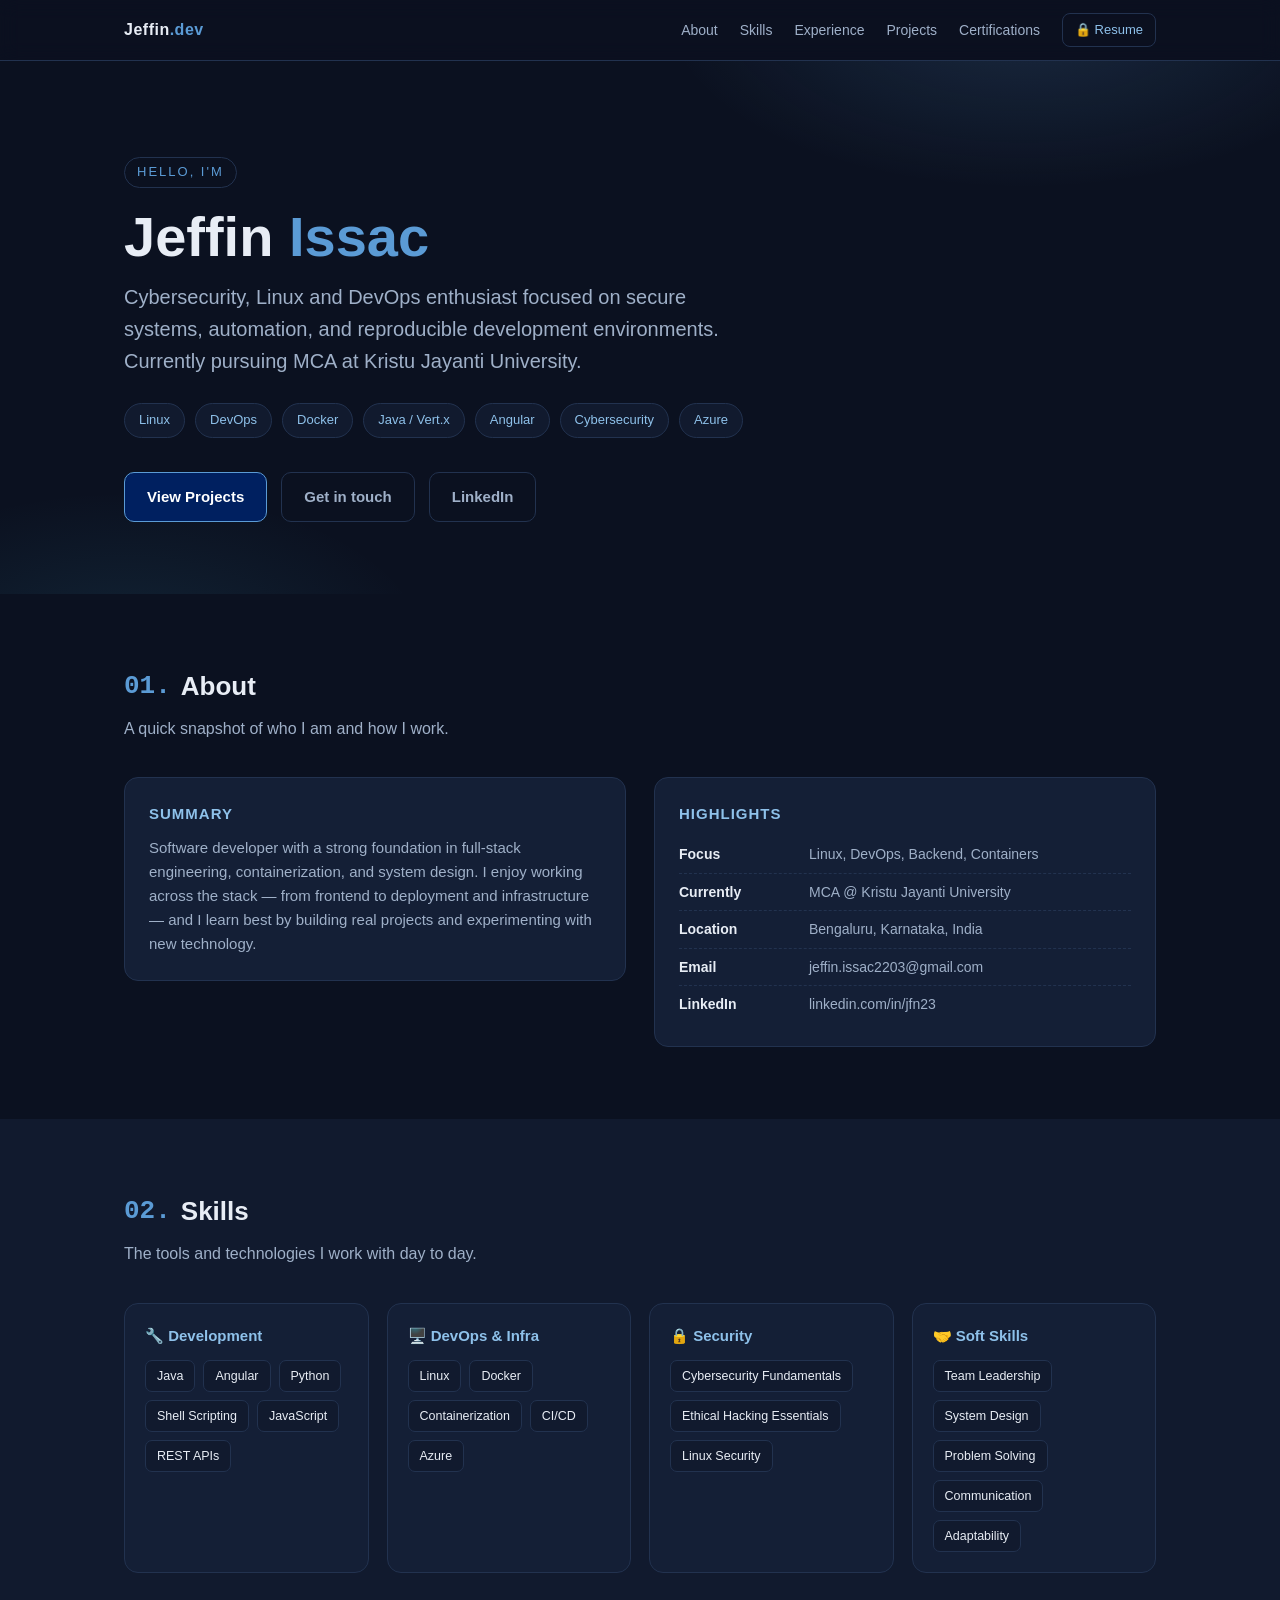
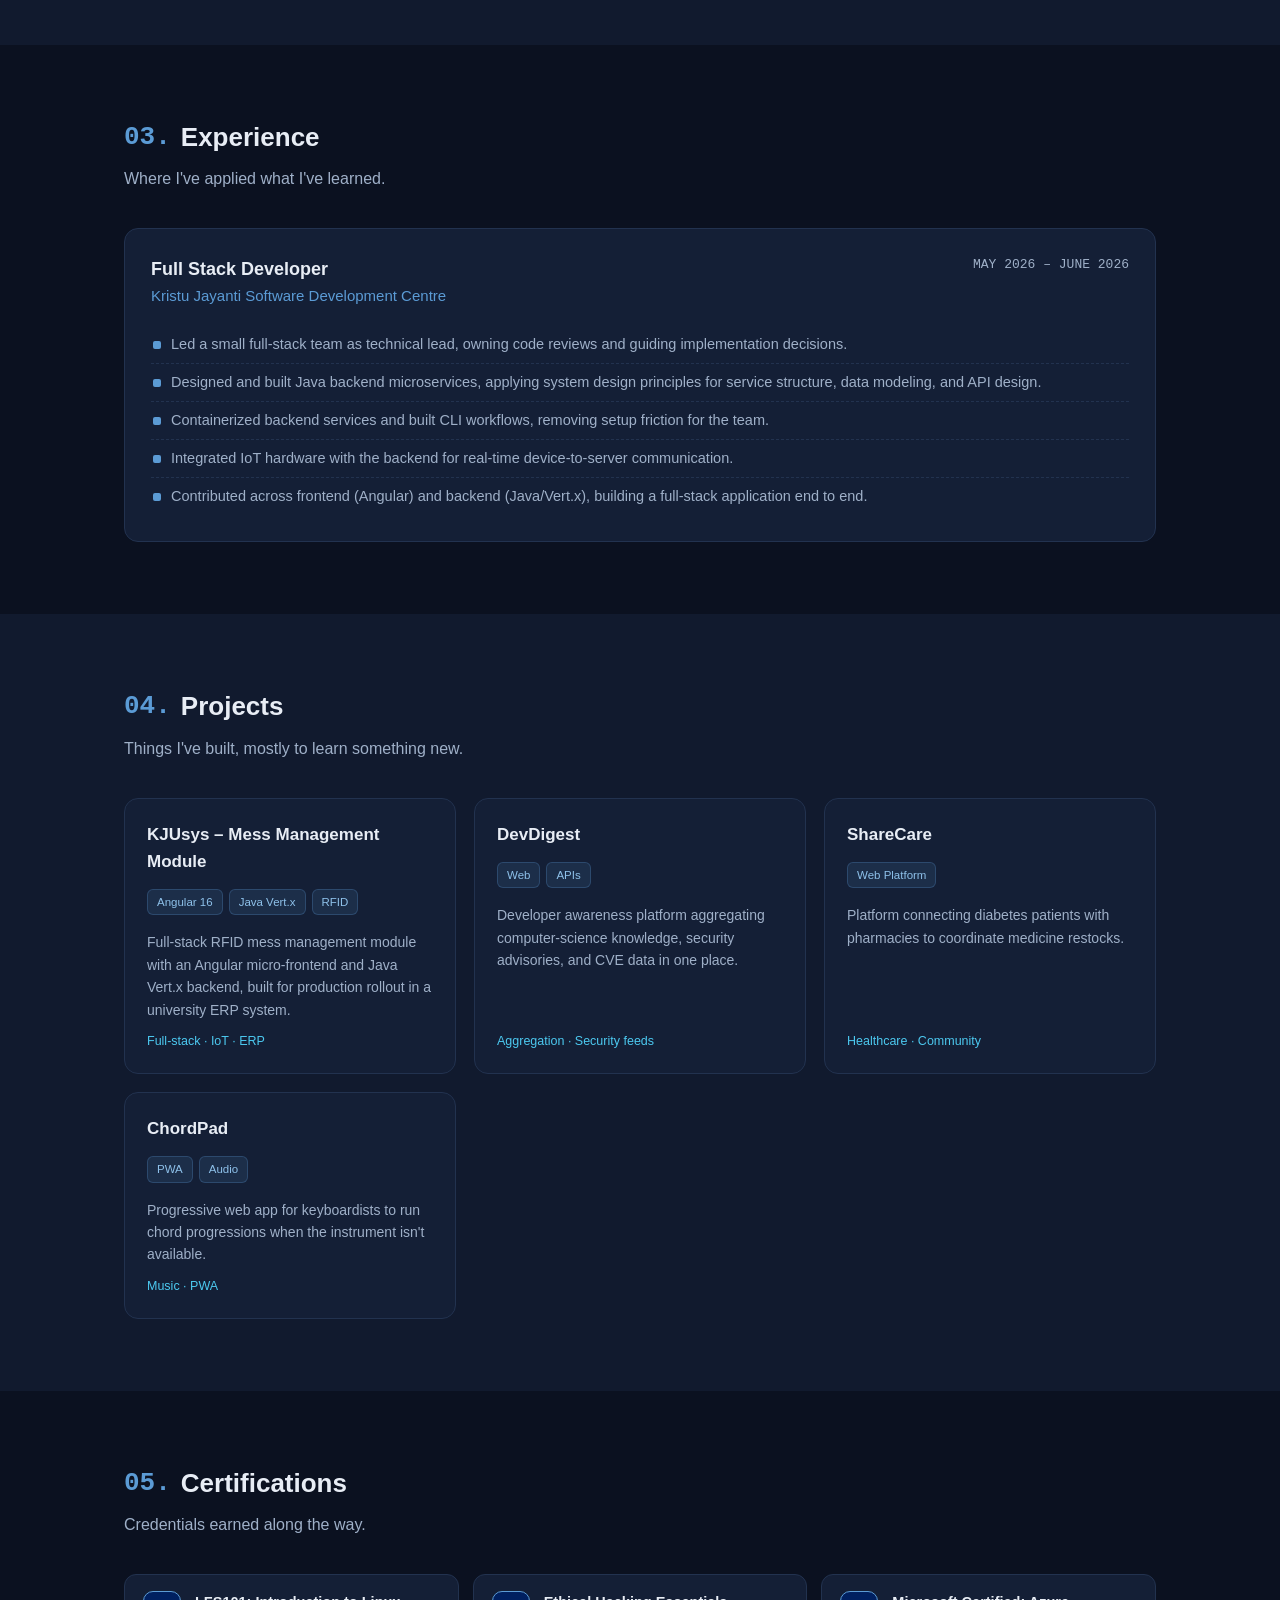
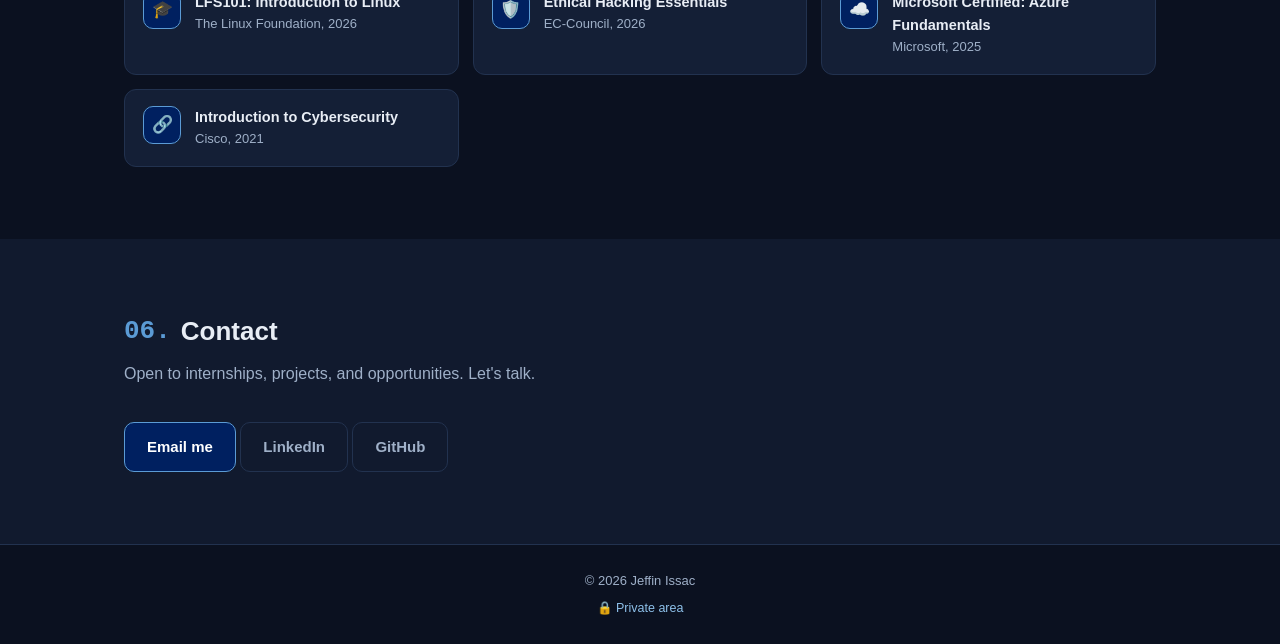
<file: index.html>
<!DOCTYPE html>
<html lang="en">
<head>
<meta charset="UTF-8">
<meta name="viewport" content="width=device-width, initial-scale=1.0">
<meta name="description" content="Jeffin Issac — Linux, DevOps, Cybersecurity. MCA student at Kristu Jayanti University.">
<title>Jeffin Issac | Portfolio</title>
<link rel="icon" href="assets/img/logo_crop.png">
<link rel="stylesheet" href="assets/css/style.css">
</head>
<body>

<nav class="nav">
  <div class="container">
    <a class="brand" href="#top">Jeffin<span>.dev</span></a>
    <button class="nav-toggle" id="navToggle" aria-label="Menu">&#9776;</button>
    <div class="nav-links" id="navLinks">
      <a href="#about">About</a>
      <a href="#skills">Skills</a>
      <a href="#experience">Experience</a>
      <a href="#projects">Projects</a>
      <a href="#certifications">Certifications</a>
      <a class="resume-link" href="resume.html">&#128274; Resume</a>
    </div>
  </div>
</nav>

<header class="hero" id="top">
  <div class="container">
    <span class="eyebrow">Hello, I'm</span>
    <h1>Jeffin <span class="accent">Issac</span></h1>
    <p class="tagline">
      Cybersecurity, Linux and DevOps enthusiast focused on secure systems,
      automation, and reproducible development environments. Currently pursuing MCA at Kristu Jayanti University.
    </p>
    <div class="chips">
      <span class="chip">Linux</span>
      <span class="chip">DevOps</span>
      <span class="chip">Docker</span>
      <span class="chip">Java / Vert.x</span>
      <span class="chip">Angular</span>
      <span class="chip">Cybersecurity</span>
      <span class="chip">Azure</span>
    </div>
    <div class="cta">
      <a class="btn btn-primary" href="#projects">View Projects</a>
      <a class="btn btn-ghost" href="mailto:jeffin.issac2203@gmail.com">Get in touch</a>
      <a class="btn btn-ghost" href="https://www.linkedin.com/in/jfn23" target="_blank" rel="noopener">LinkedIn</a>
    </div>
  </div>
</header>

<section id="about">
  <div class="container">
    <h2 class="sec-head"><span class="no">01.</span> About</h2>
    <p class="sec-sub">A quick snapshot of who I am and how I work.</p>
    <div class="about-grid">
      <div class="about-card" data-reveal>
        <h3>Summary</h3>
        <p>
          Software developer with a strong foundation in full-stack engineering,
          containerization, and system design. I enjoy working across the stack —
          from frontend to deployment and infrastructure — and I learn best by
          building real projects and experimenting with new technology.
        </p>
      </div>
      <div class="about-card" data-reveal>
        <h3>Highlights</h3>
        <ul>
          <li><b>Focus</b>Linux, DevOps, Backend, Containers</li>
          <li><b>Currently</b>MCA @ Kristu Jayanti University</li>
          <li><b>Location</b>Bengaluru, Karnataka, India</li>
          <li><b>Email</b>jeffin.issac2203@gmail.com</li>
          <li><b>LinkedIn</b>linkedin.com/in/jfn23</li>
        </ul>
      </div>
    </div>
  </div>
</section>

<section id="skills">
  <div class="container">
    <h2 class="sec-head"><span class="no">02.</span> Skills</h2>
    <p class="sec-sub">The tools and technologies I work with day to day.</p>
    <div class="skills">
      <div class="skill-card" data-reveal>
        <h4>&#128295; Development</h4>
        <div class="skill-tags">
          <span>Java</span><span>Angular</span><span>Python</span>
          <span>Shell Scripting</span><span>JavaScript</span><span>REST APIs</span>
        </div>
      </div>
      <div class="skill-card" data-reveal>
        <h4>&#128421;&#65039; DevOps &amp; Infra</h4>
        <div class="skill-tags">
          <span>Linux</span><span>Docker</span><span>Containerization</span>
          <span>CI/CD</span><span>Azure</span>
        </div>
      </div>
      <div class="skill-card" data-reveal>
        <h4>&#128274; Security</h4>
        <div class="skill-tags">
          <span>Cybersecurity Fundamentals</span><span>Ethical Hacking Essentials</span>
          <span>Linux Security</span>
        </div>
      </div>
      <div class="skill-card" data-reveal>
        <h4>&#129309; Soft Skills</h4>
        <div class="skill-tags">
          <span>Team Leadership</span><span>System Design</span>
          <span>Problem Solving</span><span>Communication</span><span>Adaptability</span>
        </div>
      </div>
    </div>
  </div>
</section>

<section id="experience">
  <div class="container">
    <h2 class="sec-head"><span class="no">03.</span> Experience</h2>
    <p class="sec-sub">Where I've applied what I've learned.</p>
    <div class="exp" data-reveal>
      <div class="exp-top">
        <div>
          <div class="role">Full Stack Developer</div>
          <div class="org">Kristu Jayanti Software Development Centre</div>
        </div>
        <div class="dates">MAY 2026 &ndash; JUNE 2026</div>
      </div>
      <ul>
        <li>Led a small full-stack team as technical lead, owning code reviews and guiding implementation decisions.</li>
        <li>Designed and built Java backend microservices, applying system design principles for service structure, data modeling, and API design.</li>
        <li>Containerized backend services and built CLI workflows, removing setup friction for the team.</li>
        <li>Integrated IoT hardware with the backend for real-time device-to-server communication.</li>
        <li>Contributed across frontend (Angular) and backend (Java/Vert.x), building a full-stack application end to end.</li>
      </ul>
    </div>
  </div>
</section>

<section id="projects">
  <div class="container">
    <h2 class="sec-head"><span class="no">04.</span> Projects</h2>
    <p class="sec-sub">Things I've built, mostly to learn something new.</p>
    <div class="projects">
      <div class="project" data-reveal>
        <h4>KJUsys &ndash; Mess Management Module</h4>
        <div class="stack"><span>Angular 16</span><span>Java Vert.x</span><span>RFID</span></div>
        <p>Full-stack RFID mess management module with an Angular micro-frontend and Java Vert.x backend, built for production rollout in a university ERP system.</p>
        <div class="tags">Full-stack &middot; IoT &middot; ERP</div>
      </div>
      <div class="project" data-reveal>
        <h4>DevDigest</h4>
        <div class="stack"><span>Web</span><span>APIs</span></div>
        <p>Developer awareness platform aggregating computer-science knowledge, security advisories, and CVE data in one place.</p>
        <div class="tags">Aggregation &middot; Security feeds</div>
      </div>
      <div class="project" data-reveal>
        <h4>ShareCare</h4>
        <div class="stack"><span>Web Platform</span></div>
        <p>Platform connecting diabetes patients with pharmacies to coordinate medicine restocks.</p>
        <div class="tags">Healthcare &middot; Community</div>
      </div>
      <div class="project" data-reveal>
        <h4>ChordPad</h4>
        <div class="stack"><span>PWA</span><span>Audio</span></div>
        <p>Progressive web app for keyboardists to run chord progressions when the instrument isn't available.</p>
        <div class="tags">Music &middot; PWA</div>
      </div>
    </div>
  </div>
</section>

<section id="certifications">
  <div class="container">
    <h2 class="sec-head"><span class="no">05.</span> Certifications</h2>
    <p class="sec-sub">Credentials earned along the way.</p>
    <div class="certs">
      <div class="cert" data-reveal>
        <div class="badge">&#127891;</div>
        <div><h4>LFS101: Introduction to Linux</h4><div class="from">The Linux Foundation, 2026</div></div>
      </div>
      <div class="cert" data-reveal>
        <div class="badge">&#128737;&#65039;</div>
        <div><h4>Ethical Hacking Essentials</h4><div class="from">EC-Council, 2026</div></div>
      </div>
      <div class="cert" data-reveal>
        <div class="badge">&#9729;&#65039;</div>
        <div><h4>Microsoft Certified: Azure Fundamentals</h4><div class="from">Microsoft, 2025</div></div>
      </div>
      <div class="cert" data-reveal>
        <div class="badge">&#128279;</div>
        <div><h4>Introduction to Cybersecurity</h4><div class="from">Cisco, 2021</div></div>
      </div>
    </div>
  </div>
</section>

<section id="contact">
  <div class="container">
    <h2 class="sec-head"><span class="no">06.</span> Contact</h2>
    <p class="sec-sub">Open to internships, projects, and opportunities. Let's talk.</p>
    <div class="links">
      <a class="btn btn-primary" href="mailto:jeffin.issac2203@gmail.com">Email me</a>
      <a class="btn btn-ghost" href="https://www.linkedin.com/in/jfn23" target="_blank" rel="noopener">LinkedIn</a>
      <a class="btn btn-ghost" href="https://github.com/Jeffin03" target="_blank" rel="noopener">GitHub</a>
    </div>
  </div>
</section>

<footer class="footer">
  <div>&copy; <span id="year"></span> Jeffin Issac</div>
  <div class="secret"><a href="resume.html">&#128274; Private area</a></div>
</footer>

<script src="assets/js/main.js"></script>
</body>
</html>
</file>
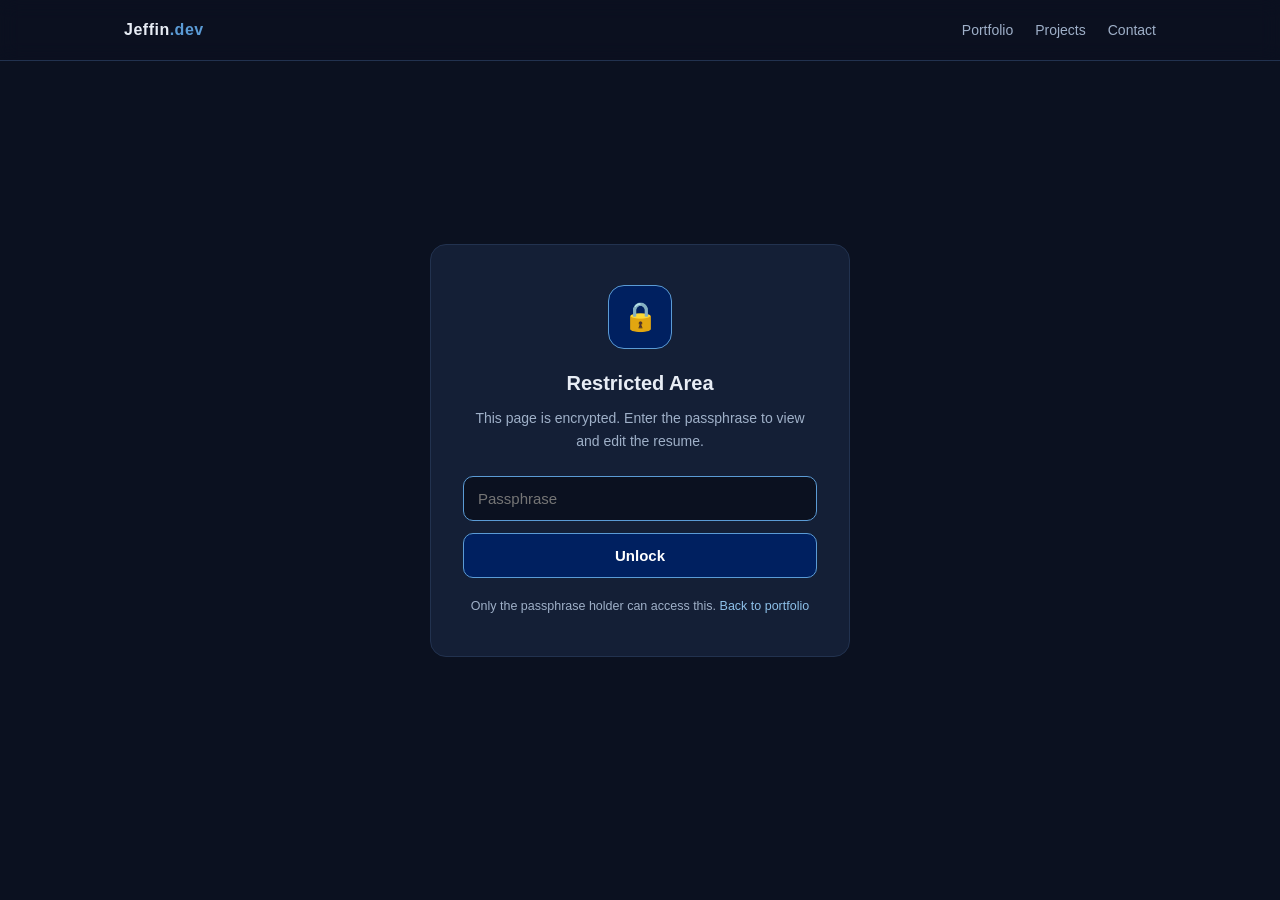
<file: resume.html>
<!DOCTYPE html>
<html lang="en">
<head>
<meta charset="UTF-8">
<meta name="viewport" content="width=device-width, initial-scale=1.0">
<meta name="robots" content="noindex, nofollow">
<title>Resume | Restricted</title>
<link rel="icon" href="assets/img/logo_crop.png">
<link rel="stylesheet" href="assets/css/style.css">
<style>
  .gate{
    min-height:calc(100vh - 121px);
    display:flex; align-items:center; justify-content:center; padding:40px 24px;
  }
  .gate-card{
    max-width:420px; width:100%; text-align:center;
    background:var(--card); border:1px solid var(--line); border-radius:16px; padding:40px 32px;
  }
  .gate-lock{
    width:64px; height:64px; margin:0 auto 18px; border-radius:16px;
    background:var(--navy); border:1px solid var(--blue);
    display:flex; align-items:center; justify-content:center; font-size:28px;
  }
  .gate-card h1{ font-size:20px; margin-bottom:8px; }
  .gate-card p{ color:var(--muted); font-size:14px; margin-bottom:24px; }
  .gate-form{ display:flex; flex-direction:column; gap:12px; }
  .gate-form input{
    padding:13px 14px; border-radius:10px; border:1px solid var(--line);
    background:var(--bg); color:var(--ink); font-size:15px; outline:none;
  }
  .gate-form input:focus{ border-color:var(--blue); }
  .gate-form button{
    padding:13px; border-radius:10px; border:1px solid var(--blue);
    background:var(--navy); color:#fff; font-size:15px; font-weight:600; cursor:pointer;
  }
  .gate-form button:hover{ background:var(--navy-2); color:var(--accent); }
  .gate-error{ display:none; color:#ff7b7b; font-size:13.5px; margin-top:2px; }
  .gate-hint{ margin-top:18px; font-size:12.5px; color:var(--muted); }
  .gate-hint a{ color:var(--blue-2); }

  .resume-wrap{ display:none; padding:24px 12px 60px; max-width:210mm; margin:0 auto; }

  .resume-toolbar{
    display:none; flex-wrap:wrap; align-items:center; gap:8px;
    position:relative; margin-bottom:12px;
    background:var(--card); border:1px solid var(--line); border-radius:12px; padding:10px 12px;
  }
  .resume-toolbar.open{ display:flex; }
  .tb-left, .tb-right{ display:flex; align-items:center; gap:8px; flex-wrap:wrap; }
  .tb-right{ margin-left:auto; }
  .resume-toolbar button{
    border:1px solid var(--line); background:var(--bg-2); color:var(--ink);
    padding:8px 13px; border-radius:8px; cursor:pointer; font-size:13px;
  }
  .resume-toolbar button:hover{ border-color:var(--blue); color:var(--accent); }
  .resume-toolbar button.primary{ background:var(--navy); color:#fff; border-color:var(--blue); }
  .resume-toolbar button.primary:hover{ background:var(--navy-2); color:var(--accent); }
  .tb-status{ font-size:12px; color:var(--muted); }
  .tb-status.saved{ color:var(--accent); }

  .history-panel{
    display:none; position:absolute; top:calc(100% - 4px); left:12px; z-index:20;
    width:min(420px, 90vw); max-height:340px; overflow:auto;
    background:var(--card); border:1px solid var(--line); border-radius:12px;
    box-shadow:0 18px 50px rgba(0,0,0,.5); padding:12px;
  }
  .history-panel.open{ display:block; }
  .hist-head{ display:flex; justify-content:space-between; align-items:baseline; gap:10px; margin-bottom:8px; }
  .hist-head b{ font-size:13.5px; }
  .hist-head span{ font-size:11px; color:var(--muted); }
  .hist-empty{ font-size:12.5px; color:var(--muted); padding:6px 0; }
  .hist-row{ display:flex; align-items:center; gap:8px; padding:7px 0; border-top:1px solid var(--line); }
  .hist-meta{ flex:1 1 auto; min-width:0; display:flex; flex-direction:column; }
  .hist-meta b{ font-size:12.5px; font-weight:600; }
  .hist-meta span{ font-size:11px; color:var(--muted); }
  .hist-row button{ padding:5px 10px; font-size:12px; }
  .hist-row button.ghost{ background:transparent; color:var(--muted); }

  #resumeFrame{ width:100%; border:none; background:#fff; border-radius:10px; box-shadow:0 6px 30px rgba(0,0,0,.4); }
</style>
</head>
<body>

<nav class="nav">
  <div class="container">
    <a class="brand" href="index.html">Jeffin<span>.dev</span></a>
    <div class="nav-links">
      <a href="index.html">Portfolio</a>
      <a href="index.html#projects">Projects</a>
      <a href="index.html#contact">Contact</a>
    </div>
  </div>
</nav>

<main>
  <div class="gate" id="gate">
    <div class="gate-card">
      <div class="gate-lock">&#128274;</div>
      <h1>Restricted Area</h1>
      <p>This page is encrypted. Enter the passphrase to view and edit the resume.</p>
      <form class="gate-form" id="gateForm">
        <input type="password" id="passphrase" placeholder="Passphrase" autocomplete="off" required>
        <div class="gate-error" id="gateError">Incorrect passphrase. Try again.</div>
        <button type="submit">Unlock</button>
      </form>
      <div class="gate-hint">Only the passphrase holder can access this. <a href="index.html">Back to portfolio</a></div>
    </div>
  </div>

  <div class="resume-wrap" id="resumeWrap">
    <div class="resume-toolbar" id="resumeToolbar">
      <div class="tb-left">
        <button id="btnSave" class="primary" type="button">Save version</button>
        <button id="btnHistory" type="button">History</button>
        <button id="btnSig" type="button">Upload signature</button>
        <button id="btnExport" type="button">Export HTML</button>
        <button id="btnRevert" type="button">Revert to original</button>
      </div>
      <div class="tb-right">
        <span class="tb-status" id="resumeStatus">Ready</span>
        <button id="btnPrint" type="button">Print / Save as PDF</button>
      </div>

      <input type="file" id="sigInput" accept="image/*" hidden>

      <div class="history-panel" id="historyPanel">
        <div class="hist-head">
          <b>Version history</b>
          <span>saved in this browser</span>
        </div>
        <div class="hist-list" id="historyList"></div>
      </div>
    </div>

    <iframe id="resumeFrame" title="Resume"></iframe>
  </div>
</main>

<script src="assets/js/resume-data.js"></script>
<script src="assets/js/resume.js"></script>
</body>
</html>
</file>
<file: assets/css/style.css>
:root{
  --navy:#002060;
  --navy-2:#0b1b38;
  --blue:#5b9bd5;
  --blue-2:#8ec1ea;
  --grey:#cfcdcd;
  --ink:#e8edf5;
  --muted:#9fb0c8;
  --bg:#0b1120;
  --bg-2:#111a2e;
  --card:#141f36;
  --line:#22324f;
  --accent:#4cc9f0;
  --font:-apple-system, BlinkMacSystemFont, "Segoe UI", Roboto, Helvetica, Arial, sans-serif;
}

*{ box-sizing:border-box; margin:0; padding:0; }
html{ scroll-behavior:smooth; }
body{
  font-family:var(--font);
  background:var(--bg);
  color:var(--ink);
  line-height:1.6;
  -webkit-font-smoothing:antialiased;
}
a{ color:var(--blue-2); text-decoration:none; }
a:hover{ text-decoration:underline; }

.container{ max-width:1080px; margin:0 auto; padding:0 24px; }

/* ---------- nav ---------- */
.nav{
  position:sticky; top:0; z-index:50;
  background:rgba(11,17,32,.82);
  backdrop-filter:blur(10px);
  border-bottom:1px solid var(--line);
}
.nav .container{ display:flex; align-items:center; justify-content:space-between; height:60px; }
.brand{ font-weight:700; letter-spacing:.5px; color:var(--ink); }
.brand span{ color:var(--blue); }
.nav-links{ display:flex; gap:22px; align-items:center; }
.nav-links a{ color:var(--muted); font-size:14px; }
.nav-links a:hover{ color:var(--ink); text-decoration:none; }
.nav-links .resume-link{
  display:inline-flex; align-items:center; gap:6px;
  border:1px solid var(--line); padding:6px 12px; border-radius:8px;
  color:var(--blue-2); font-size:13px;
}
.nav-links .resume-link:hover{ border-color:var(--blue); color:var(--accent); text-decoration:none; }
.nav-toggle{ display:none; background:none; border:none; color:var(--ink); font-size:22px; cursor:pointer; }

/* ---------- hero ---------- */
.hero{ padding:96px 0 72px; position:relative; overflow:hidden; }
.hero::before{
  content:""; position:absolute; inset:0;
  background:
    radial-gradient(600px 300px at 80% -10%, rgba(91,155,213,.18), transparent 60%),
    radial-gradient(500px 260px at 10% 110%, rgba(76,201,240,.10), transparent 60%);
  pointer-events:none;
}
.hero .container{ position:relative; }
.hero .eyebrow{
  display:inline-block; font-size:13px; letter-spacing:2px; text-transform:uppercase;
  color:var(--blue); margin-bottom:18px; border:1px solid var(--line); padding:4px 12px; border-radius:999px;
}
.hero h1{ font-size:clamp(34px, 6vw, 56px); line-height:1.1; margin-bottom:14px; }
.hero h1 .accent{ color:var(--blue); }
.hero .tagline{ font-size:clamp(16px, 2.4vw, 20px); color:var(--muted); margin-bottom:26px; max-width:640px; }
.hero .chips{ display:flex; gap:10px; flex-wrap:wrap; margin-bottom:34px; }
.hero .chip{
  font-size:13px; padding:6px 14px; border-radius:999px;
  border:1px solid var(--line); background:var(--bg-2); color:var(--blue-2);
}
.cta{ display:flex; gap:14px; flex-wrap:wrap; }
.btn{
  display:inline-block; padding:12px 22px; border-radius:10px; font-size:15px; font-weight:600;
  transition:.15s ease;
}
.btn-primary{ background:var(--navy); color:#fff; border:1px solid var(--blue); }
.btn-primary:hover{ background:var(--navy-2); color:var(--accent); text-decoration:none; }
.btn-ghost{ border:1px solid var(--line); color:var(--muted); }
.btn-ghost:hover{ border-color:var(--blue); color:var(--ink); text-decoration:none; }

/* ---------- sections ---------- */
section{ padding:72px 0; }
section:nth-of-type(even){ background:var(--bg-2); }
.sec-head{ font-size:26px; font-weight:700; margin-bottom:8px; display:flex; align-items:center; gap:10px; }
.sec-head .no{ color:var(--blue); font-family:ui-monospace, monospace; }
.sec-sub{ color:var(--muted); margin-bottom:36px; max-width:620px; }

/* about */
.about-grid{ display:grid; grid-template-columns:1fr 1fr; gap:28px; align-items:start; }
.about-card{ background:var(--card); border:1px solid var(--line); border-radius:14px; padding:24px; }
.about-card h3{ color:var(--blue-2); font-size:15px; margin-bottom:10px; text-transform:uppercase; letter-spacing:1px; }
.about-card p{ color:var(--muted); font-size:15px; }
.about-card ul{ list-style:none; }
.about-card li{ color:var(--muted); font-size:14px; padding:7px 0; border-bottom:1px dashed var(--line); display:flex; gap:10px; }
.about-card li:last-child{ border-bottom:none; }
.about-card li b{ color:var(--ink); min-width:120px; }

/* skills */
.skills{ display:grid; grid-template-columns:repeat(auto-fit, minmax(240px, 1fr)); gap:18px; }
.skill-card{ background:var(--card); border:1px solid var(--line); border-radius:14px; padding:20px; }
.skill-card h4{ color:var(--blue-2); font-size:15px; margin-bottom:12px; display:flex; align-items:center; gap:8px; }
.skill-tags{ display:flex; flex-wrap:wrap; gap:8px; }
.skill-tags span{
  font-size:12.5px; padding:5px 11px; border-radius:7px;
  background:var(--bg-2); border:1px solid var(--line); color:var(--ink);
}

/* experience */
.exp{ background:var(--card); border:1px solid var(--line); border-radius:14px; padding:26px; }
.exp .exp-top{ display:flex; justify-content:space-between; gap:16px; flex-wrap:wrap; margin-bottom:6px; }
.exp .role{ font-size:18px; font-weight:700; color:var(--ink); }
.exp .org{ color:var(--blue); font-size:15px; margin-bottom:4px; }
.exp .dates{ color:var(--muted); font-size:13px; font-family:ui-monospace, monospace; }
.exp ul{ margin-top:14px; padding-left:0; list-style:none; }
.exp li{
  color:var(--muted); font-size:14.5px; padding:7px 0 7px 20px; position:relative;
  border-bottom:1px dashed var(--line);
}
.exp li:last-child{ border-bottom:none; }
.exp li::before{ content:""; position:absolute; left:2px; top:15px; width:8px; height:8px; border-radius:2px; background:var(--blue); }

/* projects */
.projects{ display:grid; grid-template-columns:repeat(auto-fit, minmax(300px, 1fr)); gap:18px; }
.project{
  background:var(--card); border:1px solid var(--line); border-radius:14px; padding:22px;
  display:flex; flex-direction:column; gap:10px; transition:.18s ease;
}
.project:hover{ transform:translateY(-3px); border-color:var(--blue); }
.project h4{ font-size:17px; color:var(--ink); }
.project .stack{ display:flex; flex-wrap:wrap; gap:6px; margin:4px 0 6px; }
.project .stack span{
  font-size:11.5px; padding:3px 9px; border-radius:6px;
  background:rgba(91,155,213,.12); color:var(--blue-2); border:1px solid rgba(91,155,213,.25);
}
.project p{ color:var(--muted); font-size:14px; flex:1; }
.project .tags{ color:var(--accent); font-size:12.5px; }

/* certifications */
.certs{ display:grid; grid-template-columns:repeat(auto-fit, minmax(300px, 1fr)); gap:14px; }
.cert{ display:flex; gap:14px; align-items:flex-start; background:var(--card); border:1px solid var(--line); border-radius:12px; padding:16px 18px; }
.cert .badge{
  flex:0 0 auto; width:38px; height:38px; border-radius:10px;
  background:var(--navy); border:1px solid var(--blue);
  display:flex; align-items:center; justify-content:center; color:var(--blue-2); font-size:17px;
}
.cert h4{ font-size:14.5px; color:var(--ink); }
.cert .from{ color:var(--muted); font-size:13px; }

/* contact / footer */
.contact{ text-align:center; }
.contact .sec-head{ justify-content:center; }
.contact .sec-sub{ margin-left:auto; margin-right:auto; }
.contact .links{ display:flex; justify-content:center; gap:14px; flex-wrap:wrap; margin-top:8px; }
.contact .links a{ font-size:15px; }

.footer{ border-top:1px solid var(--line); padding:26px 0; text-align:center; color:var(--muted); font-size:13px; }
.footer .secret{ margin-top:6px; font-size:12.5px; }

/* reveal */
[data-reveal]{ opacity:0; transform:translateY(18px); transition:.55s ease; }
[data-reveal].visible{ opacity:1; transform:none; }

/* ---------- responsive ---------- */
@media (max-width:760px){
  .nav-toggle{ display:block; }
  .nav-links{
    display:none; position:absolute; top:60px; left:0; right:0;
    flex-direction:column; align-items:flex-start; gap:0;
    background:var(--bg); border-bottom:1px solid var(--line); padding:10px 24px 16px;
  }
  .nav-links.open{ display:flex; }
  .nav-links a{ padding:9px 0; font-size:15px; }
  .about-grid{ grid-template-columns:1fr; }
  .hero{ padding:64px 0 48px; }
  section{ padding:56px 0; }
}
</file>
